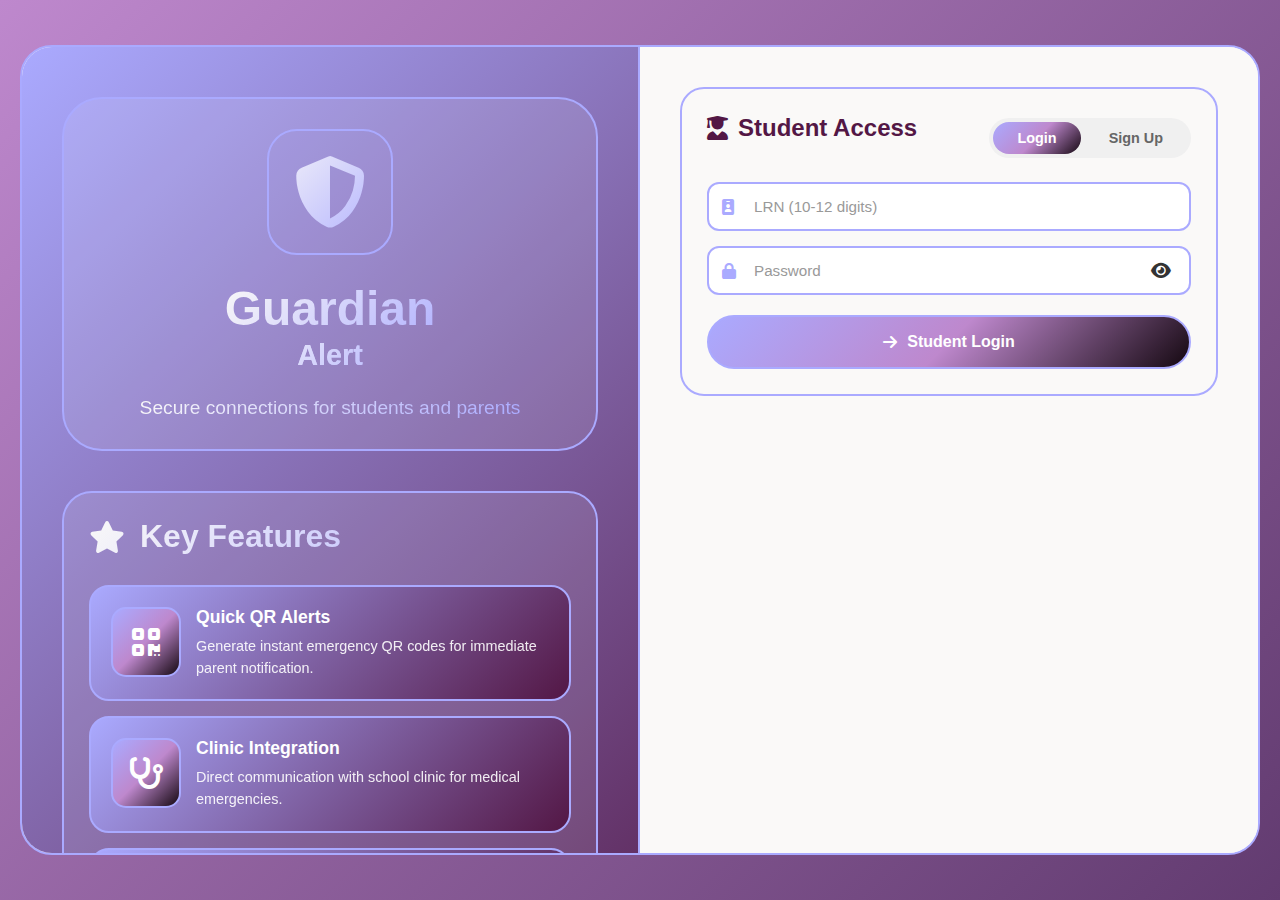
<file: index.html>
<!DOCTYPE html>
<html lang="en">
<head>
  <meta charset="UTF-8" />
  <title>GuardianAlert - Login / Sign Up</title>
  <meta name="viewport" content="width=device-width, initial-scale=1.0" />
  <link rel="stylesheet" href="css/login.css">
  <link rel="stylesheet" href="https://cdnjs.cloudflare.com/ajax/libs/font-awesome/6.4.0/css/all.min.css">
  <style>
    .password-toggle {
      position: absolute;
      right: 15px;
      top: 50%;
      transform: translateY(-50%);
      cursor: pointer;
      color: #333333 !important;
      z-index: 10;
      font-size: 1.1rem;
      background: transparent;
      padding: 5px;
    }
    .input-group {
      position: relative;
    }
    .input-group input[type="password"],
    .input-group input[type="text"] {
      padding-right: 45px !important;
      width: 100%;
    }
    .dark-mode .password-toggle {
      color: #ffffff !important;
    }
    .input-group i:first-child {
      position: absolute;
      left: 15px;
      top: 50%;
      transform: translateY(-50%);
      color: var(--lavender);
      z-index: 2;
    }
  </style>
</head>
<body>
  <div class="login-container">
    <div class="left-section">
      <div class="logo-container">
        <i class="fas fa-shield-alt logo-icon"></i>
        <h1 class="logo-text">Guardian<span>Alert</span></h1>
        <p class="tagline">Secure connections for students and parents</p>
      </div>
      
      <div class="features-section">
        <h2><i class="fas fa-star"></i> Key Features</h2>
        <div class="features-grid">
          <div class="feature-item">
            <div class="feature-icon"><i class="fas fa-qrcode"></i></div>
            <div class="feature-content">
              <h3>Quick QR Alerts</h3>
              <p>Generate instant emergency QR codes for immediate parent notification.</p>
            </div>
          </div>
          <div class="feature-item">
            <div class="feature-icon"><i class="fas fa-stethoscope"></i></div>
            <div class="feature-content">
              <h3>Clinic Integration</h3>
              <p>Direct communication with school clinic for medical emergencies.</p>
            </div>
          </div>
          <div class="feature-item">
            <div class="feature-icon"><i class="fas fa-bell"></i></div>
            <div class="feature-content">
              <h3>Real-time Alerts</h3>
              <p>Send instant alerts via SMS, call, or email.</p>
            </div>
          </div>
          <div class="feature-item">
            <div class="feature-icon"><i class="fas fa-history"></i></div>
            <div class="feature-content">
              <h3>Activity Tracking</h3>
              <p>Monitor all sent alerts with detailed history logs.</p>
            </div>
          </div>
        </div>
      </div>
    </div>

    <div class="right-section">
      <div class="auth-section">
        <div class="access-header">
          <h3><i class="fas fa-user-graduate"></i> Student Access</h3>
          <div class="access-toggles">
            <button type="button" class="access-toggle-btn active" id="student-login-toggle" onclick="showStudentLogin()">Login</button>
            <button type="button" class="access-toggle-btn" id="student-signup-toggle" onclick="showStudentSignup()">Sign Up</button>
          </div>
        </div>
        
        <form id="student-login-form" class="auth-form active-form" onsubmit="return false;">
          <div class="input-group">
            <i class="fas fa-id-badge"></i>
            <input type="text" id="student-lrn" placeholder="LRN (10-12 digits)" maxlength="12" oninput="this.value = this.value.replace(/[^0-9]/g, '')" required>
          </div>
          <div class="input-group">
            <i class="fas fa-lock"></i>
            <input type="password" id="student-password" placeholder="Password" required>
            <i class="fas fa-eye password-toggle" id="toggleLoginPassword" onclick="togglePassword('student-password', 'toggleLoginPassword')"></i>
          </div>
          <button type="submit" class="btn-primary" onclick="loginUser(event)">
            <i class="fas fa-arrow-right"></i> Student Login
          </button>
          <p id="login-error" class="error-msg"></p>
        </form>

        <form id="student-signup-form" class="auth-form" style="display: none;" onsubmit="return false;">
          <div class="name-group">
            <div class="input-group">
              <i class="fas fa-user"></i>
              <input type="text" id="new-firstname" placeholder="First Name" required>
            </div>
            <div class="input-group">
              <i class="fas fa-user"></i>
              <input type="text" id="new-middlename" placeholder="Middle Name">
            </div>
            <div class="input-group">
              <i class="fas fa-user"></i>
              <input type="text" id="new-lastname" placeholder="Last Name" required>
            </div>
          </div>
          
          <div class="input-group">
            <i class="fas fa-id-badge"></i>
            <input type="text" id="new-lrn" placeholder="LRN (10-12 digits)" maxlength="12" oninput="this.value = this.value.replace(/[^0-9]/g, '')" required>
          </div>
          
          <div class="input-group">
            <i class="fas fa-graduation-cap"></i>
            <select id="school-year" required>
              <option value="" disabled selected>Select Grade Level</option>
              <option value="Grade 7">Grade 7</option>
              <option value="Grade 8">Grade 8</option>
              <option value="Grade 9">Grade 9</option>
              <option value="Grade 10">Grade 10</option>
              <option value="Senior High">Senior High</option>
            </select>
          </div>
          
          <div class="input-group" id="strand-group" style="display: none;">
            <i class="fas fa-code-branch"></i>
            <select id="strand">
              <option value="" disabled selected>Select Strand</option>
              <option value="TVL HE">TVL HE</option>
              <option value="TVL Care Giving">TVL Care Giving</option>
              <option value="TVL ICT">TVL ICT</option>
              <option value="STEM">STEM</option>
              <option value="HUMSS">HUMSS</option>
              <option value="ABM">ABM</option>
            </select>
          </div>
          
          <div class="input-group">
            <i class="fas fa-chalkboard-teacher"></i>
            <input type="text" id="new-adviser" placeholder="Adviser's Full Name" required>
          </div>
          
          <div class="info-box">
            <h4><i class="fas fa-users"></i> Guardian Information</h4>
            <div class="input-group">
              <i class="fas fa-user-tie"></i>
              <input type="text" id="new-guardian-name" placeholder="Guardian's Full Name" required>
            </div>
            <div class="phone-group">
              <div class="country-code">
                <i class="fas fa-flag"></i>
                <select id="parent-country-code">
                  <option value="+63">+63 (Philippines)</option>
                </select>
              </div>
              <div class="phone-input">
                <i class="fas fa-mobile-alt"></i>
                <input type="tel" id="new-parentphone" placeholder="Phone Number" oninput="this.value = this.value.replace(/[^0-9]/g, '')" maxlength="10" required>
              </div>
            </div>
            <div class="input-group">
              <i class="fas fa-envelope"></i>
              <input type="email" id="new-parentemail" placeholder="Guardian's Email" required>
            </div>
          </div>
          
          <div class="input-group">
            <i class="fas fa-lock"></i>
            <input type="password" id="new-password" placeholder="Create Password (min. 6 characters)" minlength="6" required>
            <i class="fas fa-eye password-toggle" id="toggleSignupPassword" onclick="togglePassword('new-password', 'toggleSignupPassword')"></i>
          </div>
          
          <button type="submit" class="btn-primary" onclick="signupUser(event)">
            <i class="fas fa-user-plus"></i> Create Account
          </button>
          <p id="signup-msg" class="info-msg"></p>
          <p class="info-note">Demo account: LRN: 1234567890 / Password: password</p>
        </form>
      </div>
    </div>
  </div>

  <script src="js/auth.js"></script>
</body>
</html>
</file>
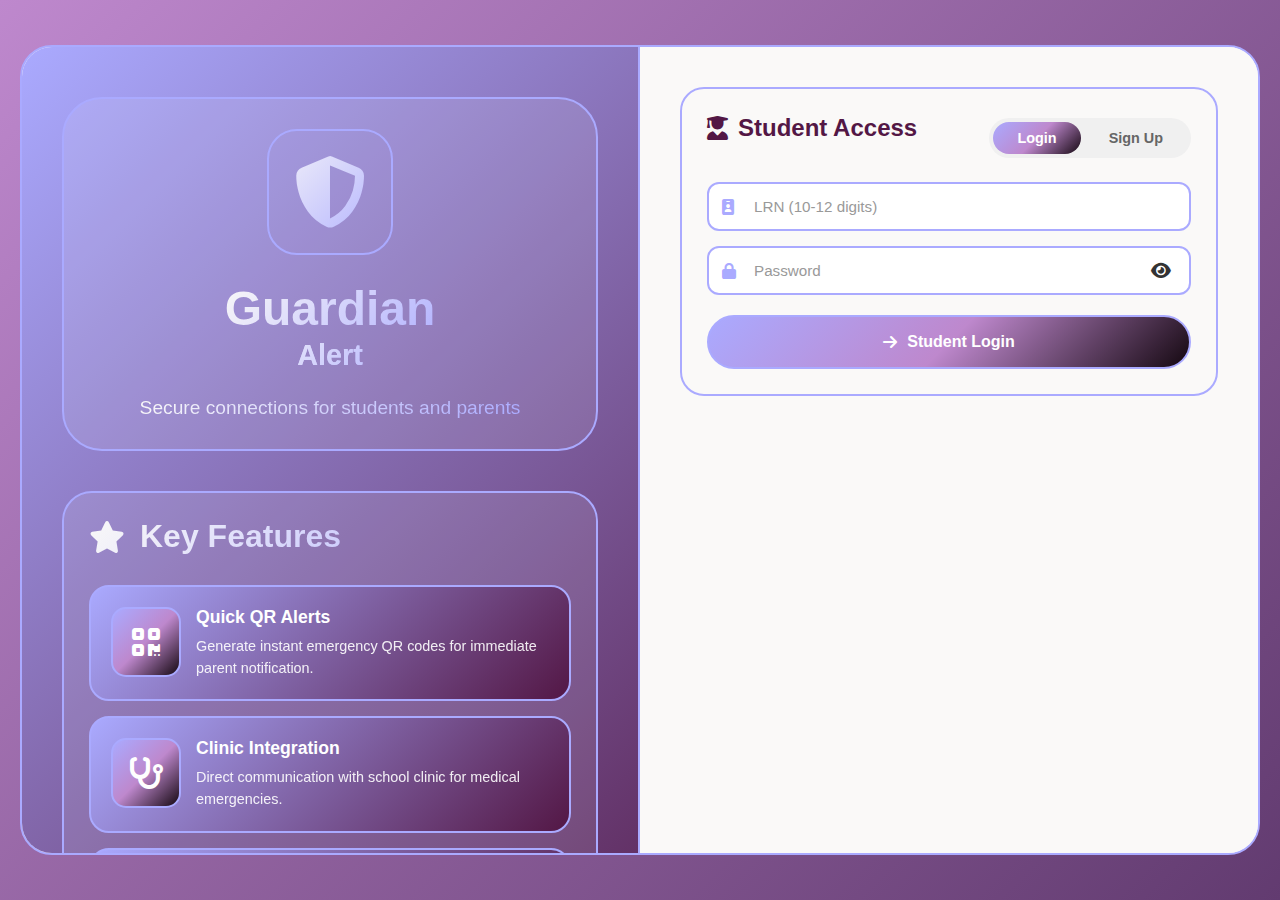
<file: clinic-dashboard.html>
<!DOCTYPE html>
<html lang="en">
<head>
  <meta charset="UTF-8" />
  <title>GuardianAlert - Clinic Dashboard</title>
  <meta name="viewport" content="width=device-width, initial-scale=1.0" />
  <link rel="stylesheet" href="css/dashboard.css">
  <link rel="stylesheet" href="css/clinic-dashboard.css">
  <link rel="stylesheet" href="https://cdnjs.cloudflare.com/ajax/libs/font-awesome/6.4.0/css/all.min.css">
</head>
<body>
  <header class="dashboard-header">
    <div class="header-left">
      <button class="menu-toggle" id="menu-toggle">
        <i class="fas fa-bars"></i>
      </button>
      <div class="logo">
        <i class="fas fa-shield-alt"></i>
        <span>GuardianAlert</span>
      </div>
    </div>

    <div class="header-right">
      <div class="date-time">
        <i class="far fa-clock"></i>
        <span id="current-time">--:-- --</span>
        <span id="current-date">--/--/----</span>
      </div>
      <div class="theme-toggle">
        <label class="switch">
          <input type="checkbox" id="dark-mode-toggle">
          <span class="slider round">
            <i class="fas fa-sun"></i>
            <i class="fas fa-moon"></i>
          </span>
        </label>
      </div>
      <button class="logout-btn" onclick="clinicLogout()">
        <i class="fas fa-sign-out-alt"></i>
      </button>
    </div>
  </header>

  <nav class="sidebar" id="sidebar">
    <div class="logo-section">
      <i class="fas fa-user-md logo-icon"></i>
      <div class="logo-text">Clinic Portal</div>
      <p class="tagline" id="clinic-staff-name">Clinic Staff</p>
    </div>
    <div class="sidebar-menu">
      <div class="menu-section">
        <h4><i class="fas fa-clipboard-list"></i> Navigation</h4>
        <button class="menu-btn" onclick="window.location.href='dashboard.html'">
          <i class="fas fa-arrow-left"></i> Back to Student Dashboard
        </button>
      </div>
    </div>
  </nav>

  <main class="main-content">
    <div class="clinic-grid">
      <div class="dashboard-card stats-card">
        <div class="card-header">
          <i class="fas fa-chart-line"></i>
          <h3>Today's Overview</h3>
        </div>
        <div class="card-body">
          <div class="stats-grid">
            <div class="stat-item">
              <div class="stat-icon"><i class="fas fa-user-injured"></i></div>
              <div class="stat-content">
                <span class="stat-label">Patients Today</span>
                <span class="stat-value" id="patients-today">0</span>
              </div>
            </div>
            <div class="stat-item">
              <div class="stat-icon"><i class="fas fa-bell"></i></div>
              <div class="stat-content">
                <span class="stat-label">Total Alerts</span>
                <span class="stat-value" id="alert-history-count">0</span>
              </div>
            </div>
            <div class="stat-item">
              <div class="stat-icon"><i class="fas fa-first-aid"></i></div>
              <div class="stat-content">
                <span class="stat-label">Emergencies</span>
                <span class="stat-value" id="emergencies-today">0</span>
              </div>
            </div>
          </div>
        </div>
      </div>

      <div class="dashboard-card recent-patients-card">
        <div class="card-header">
          <i class="fas fa-user-injured"></i>
          <h3>Recent Alerts</h3>
        </div>
        <div class="card-body">
          <div id="recent-patients-list"></div>
        </div>
      </div>

      <div class="dashboard-card alert-card">
        <div class="card-header">
          <i class="fas fa-paper-plane"></i>
          <h3>Send Alert to Guardian</h3>
        </div>
        <div class="card-body">
          <div class="input-group">
            <i class="fas fa-user-graduate"></i>
            <select id="alert-student-select">
              <option value="">Select Student</option>
            </select>
          </div>
          <div class="input-group">
            <i class="fas fa-exclamation-triangle"></i>
            <select id="alert-type-select">
              <option value="">Select Alert Type</option>
              <option value="injury">Injury</option>
              <option value="illness">Illness</option>
              <option value="emergency">Emergency</option>
            </select>
          </div>
          <div class="input-group">
            <i class="fas fa-comment-medical"></i>
            <textarea id="clinic-message" placeholder="Enter message..." rows="3"></textarea>
          </div>
          <div class="message-controls">
            <span class="char-count" id="clinic-char-count">0</span>
            <div class="action-buttons">
              <button class="btn-secondary comm-toggle" onclick="setCommunicationMethod('sms')">
                <i class="fas fa-sms"></i> SMS
              </button>
            </div>
          </div>
          <button class="btn-primary" onclick="sendClinicAlert()">
            <i class="fas fa-paper-plane"></i> Send Alert
          </button>
        </div>
      </div>
    </div>
  </main>

  <script src="js/clinic-dashboard.js"></script>
</body>
</html>
</file>
<file: css/login.css>
:root {
  --off-white: #FAF9F8;
  --lavender: #AAAAFF;
  --deep-purple: #531745;
  --mauve: #623B70;
  --soft-lavender: #BE88CD;
  --dark-purple: #150811;
  
  --font-dark: #333333;
  --font-credit: #AAAAFF;
  --font-purple: #531745;
  --font-soft: #666666;
  --font-light: #999999;
  
  --gradient-01: linear-gradient(135deg, #FAF9F8 0%, #AAAAFF 100%);
  --gradient-02: linear-gradient(135deg, #AAAAFF 0%, #531745 100%);
  --gradient-03: linear-gradient(135deg, #623B70 0%, #150811 100%);
  --gradient-04: linear-gradient(135deg, #BE88CD 0%, #623B70 100%);
  --gradient-05: linear-gradient(135deg, #AAAAFF 0%, #BE88CD 50%, #150811 100%);
}

.dark-mode {
  --bg-primary: var(--dark-purple);
  --bg-secondary: #2A1A34;
  --bg-tertiary: #3A2A44;
  --lavender: #BBBBFF;
  --soft-lavender: #CC99DD;
  --text-primary: #FFFFFF;
  --text-secondary: var(--soft-lavender);
  --border-color: var(--lavender);
  --hover-overlay: rgba(255, 255, 255, 0.1);
}

* {
  margin: 0;
  padding: 0;
  box-sizing: border-box;
}

body {
  font-family: 'Segoe UI', sans-serif;
  background: var(--gradient-04);
  min-height: 100vh;
  display: flex;
  justify-content: center;
  align-items: center;
  padding: 20px;
}

.dark-mode body {
  background: var(--bg-primary);
}

.login-container {
  display: grid;
  grid-template-columns: 1fr 1fr;
  max-width: 1400px;
  width: 100%;
  background: var(--off-white);
  border-radius: 32px;
  overflow: hidden;
  min-height: 800px;
  max-height: 90vh;
  border: 2px solid var(--lavender);
}

.dark-mode .login-container {
  background: var(--bg-secondary);
  border-color: var(--border-color);
}

.left-section {
  background: var(--gradient-02);
  color: white;
  padding: 50px 40px;
  display: flex;
  flex-direction: column;
  overflow-y: auto;
  border-right: 2px solid var(--lavender);
}

.dark-mode .left-section {
  background: var(--bg-tertiary);
  border-right-color: var(--border-color);
}

.right-section {
  background: var(--off-white);
  padding: 40px;
  overflow-y: auto;
}

.dark-mode .right-section {
  background: var(--bg-primary);
}

.logo-container {
  display: flex;
  flex-direction: column;
  align-items: center;
  text-align: center;
  margin-bottom: 40px;
  border: 2px solid var(--lavender);
  border-radius: 40px;
  padding: 30px;
  background: rgba(255, 255, 255, 0.1);
}

.dark-mode .logo-container {
  border-color: var(--border-color);
}

.logo-icon {
  font-size: 4.5rem;
  padding: 25px;
  border-radius: 30px;
  margin-bottom: 25px;
  background: var(--gradient-01);
  -webkit-background-clip: text;
  -webkit-text-fill-color: transparent;
  border: 2px solid var(--lavender);
}

.dark-mode .logo-icon {
  border-color: var(--border-color);
  background: var(--gradient-01);
  -webkit-background-clip: text;
  -webkit-text-fill-color: transparent;
}

.logo-text {
  font-size: 3rem;
  font-weight: 800;
  line-height: 1.2;
  background: var(--gradient-01);
  -webkit-background-clip: text;
  -webkit-text-fill-color: transparent;
}

.dark-mode .logo-text {
  background: var(--gradient-01);
  -webkit-background-clip: text;
  -webkit-text-fill-color: transparent;
}

.logo-text span {
  background: var(--gradient-01);
  -webkit-background-clip: text;
  -webkit-text-fill-color: transparent;
  display: block;
  font-size: 1.8rem;
}

.tagline {
  font-size: 1.2rem;
  margin-top: 25px;
  background: var(--gradient-01);
  -webkit-background-clip: text;
  -webkit-text-fill-color: transparent;
  font-weight: 500;
}

.dark-mode .tagline {
  background: var(--gradient-01);
  -webkit-background-clip: text;
  -webkit-text-fill-color: transparent;
}

.features-section {
  border: 2px solid var(--lavender);
  border-radius: 30px;
  padding: 25px;
  background: rgba(255, 255, 255, 0.1);
}

.dark-mode .features-section {
  border-color: var(--border-color);
}

.features-section h2 {
  background: var(--gradient-01);
  -webkit-background-clip: text;
  -webkit-text-fill-color: transparent;
  margin-bottom: 30px;
  font-size: 2rem;
  display: flex;
  align-items: center;
  gap: 15px;
}

.features-grid {
  display: grid;
  grid-template-columns: 1fr;
  gap: 15px;
}

.feature-item {
  background: var(--gradient-02);
  padding: 20px;
  border-radius: 20px;
  display: flex;
  align-items: flex-start;
  gap: 15px;
  border: 2px solid var(--lavender);
}

.dark-mode .feature-item {
  background: var(--bg-tertiary);
  border-color: var(--border-color);
}

.feature-icon {
  font-size: 2rem;
  color: white;
  background: var(--gradient-05);
  padding: 15px;
  border-radius: 15px;
  min-width: 70px;
  height: 70px;
  display: flex;
  align-items: center;
  justify-content: center;
  border: 2px solid var(--lavender);
}

.dark-mode .feature-icon {
  border-color: var(--border-color);
}

.feature-content h3 {
  color: white;
  margin-bottom: 8px;
  font-size: 1.1rem;
  font-weight: 700;
}

.feature-content p {
  color: white;
  font-size: 0.9rem;
  line-height: 1.5;
  opacity: 0.9;
}

.auth-section {
  margin-bottom: 30px;
  background: var(--off-white);
  padding: 25px;
  border-radius: 24px;
  border: 2px solid var(--lavender);
}

.dark-mode .auth-section {
  background: var(--bg-secondary);
  border-color: var(--border-color);
}

.auth-section h3 {
  color: var(--font-purple);
  margin-bottom: 20px;
  font-size: 1.5rem;
  display: flex;
  align-items: center;
  gap: 10px;
}

.dark-mode .auth-section h3 {
  color: var(--text-primary);
}

.access-header {
  display: flex;
  justify-content: space-between;
  align-items: center;
  margin-bottom: 20px;
}

.access-toggles {
  display: flex;
  gap: 4px;
  background: #f0f0f0;
  padding: 4px;
  border-radius: 40px;
}

.dark-mode .access-toggles {
  background: var(--bg-tertiary);
}

.access-toggle-btn {
  padding: 8px 24px;
  border: none;
  border-radius: 30px;
  font-weight: 600;
  font-size: 0.9rem;
  cursor: pointer;
  background: transparent;
  color: var(--font-soft);
}

.dark-mode .access-toggle-btn {
  color: var(--text-secondary);
}

.access-toggle-btn.active {
  background: var(--gradient-05);
  color: white;
}

.auth-form {
  display: none;
}

.auth-form.active-form {
  display: block;
}

#student-signup-form {
  max-height: 500px;
  overflow-y: auto;
  padding-right: 10px;
}

#student-signup-form::-webkit-scrollbar {
  width: 6px;
}

#student-signup-form::-webkit-scrollbar-track {
  background: var(--off-white);
  border-radius: 10px;
}

.dark-mode #student-signup-form::-webkit-scrollbar-track {
  background: var(--bg-tertiary);
}

#student-signup-form::-webkit-scrollbar-thumb {
  background: var(--gradient-03);
  border-radius: 10px;
}

.dark-mode #student-signup-form::-webkit-scrollbar-thumb {
  background: var(--lavender);
}

.input-group {
  position: relative;
  margin-bottom: 15px;
}

.input-group > i:first-child {
  position: absolute;
  left: 15px;
  top: 50%;
  transform: translateY(-50%);
  color: var(--lavender);
  z-index: 2;
  font-size: 1rem;
}

/* Password toggle icon styles */
.password-toggle-icon {
  position: absolute;
  right: 15px;
  top: 50%;
  transform: translateY(-50%);
  cursor: pointer;
  color: #333333 !important;
  z-index: 10;
  font-size: 1.1rem;
  background: transparent;
  padding: 8px;
  transition: color 0.3s ease;
}

.password-toggle-icon:hover {
  color: var(--lavender) !important;
}

.dark-mode .password-toggle-icon {
  color: #ffffff !important;
}

.dark-mode .password-toggle-icon:hover {
  color: var(--soft-lavender) !important;
}

/* Input field styles with proper padding */
.input-group input[type="password"],
.input-group input[type="text"],
.input-group input[type="email"],
.input-group input[type="tel"],
.input-group select {
  width: 100%;
  padding: 14px 45px 14px 45px;
  border: 2px solid var(--lavender);
  border-radius: 12px;
  font-size: 0.95rem;
  background: white;
  color: var(--font-dark);
  transition: all 0.3s ease;
}

.input-group input:focus,
.input-group select:focus {
  outline: none;
  border-color: var(--deep-purple);
  box-shadow: 0 0 0 3px rgba(170, 170, 255, 0.2);
}

.dark-mode .input-group input,
.dark-mode .input-group select {
  background: var(--bg-tertiary);
  border-color: var(--border-color);
  color: var(--text-primary);
}

.dark-mode .input-group input:focus,
.dark-mode .input-group select:focus {
  border-color: var(--soft-lavender);
  box-shadow: 0 0 0 3px rgba(190, 136, 205, 0.2);
}

.input-group input::placeholder,
.input-group select::placeholder {
  color: var(--font-light);
}

.name-group {
  display: grid;
  grid-template-columns: 1fr 1fr 1fr;
  gap: 10px;
  margin-bottom: 15px;
}

.phone-group {
  display: flex;
  gap: 10px;
  margin-bottom: 15px;
}

.country-code {
  position: relative;
  flex: 1;
}

.country-code > i {
  position: absolute;
  left: 15px;
  top: 50%;
  transform: translateY(-50%);
  color: var(--lavender);
  z-index: 2;
  font-size: 1rem;
}

.dark-mode .country-code > i {
  color: var(--soft-lavender);
}

.country-code select {
  width: 100%;
  padding: 14px 30px 14px 45px;
  border: 2px solid var(--lavender);
  border-radius: 12px;
  font-size: 0.95rem;
  background: white;
  color: var(--font-dark);
  appearance: none;
  background-image: url("data:image/svg+xml;utf8,<svg xmlns='http://www.w3.org/2000/svg' width='16' height='16' viewBox='0 0 24 24' fill='none' stroke='%23AAAAFF' stroke-width='2' stroke-linecap='round' stroke-linejoin='round'><polyline points='6 9 12 15 18 9'/></svg>");
  background-repeat: no-repeat;
  background-position: right 15px center;
  background-size: 16px;
}

.dark-mode .country-code select {
  background: var(--bg-tertiary);
  border-color: var(--border-color);
  color: var(--text-primary);
  background-image: url("data:image/svg+xml;utf8,<svg xmlns='http://www.w3.org/2000/svg' width='16' height='16' viewBox='0 0 24 24' fill='none' stroke='%23BBBBFF' stroke-width='2' stroke-linecap='round' stroke-linejoin='round'><polyline points='6 9 12 15 18 9'/></svg>");
}

.phone-input {
  position: relative;
  flex: 2;
}

.phone-input > i {
  position: absolute;
  left: 15px;
  top: 50%;
  transform: translateY(-50%);
  color: var(--lavender);
  z-index: 2;
  font-size: 1rem;
}

.dark-mode .phone-input > i {
  color: var(--soft-lavender);
}

.phone-input input {
  width: 100%;
  padding: 14px 15px 14px 45px;
  border: 2px solid var(--lavender);
  border-radius: 12px;
  font-size: 0.95rem;
  background: white;
  color: var(--font-dark);
}

.phone-input input::placeholder {
  color: var(--font-light);
}

.dark-mode .phone-input input {
  background: var(--bg-tertiary);
  border-color: var(--border-color);
  color: var(--text-primary);
}

.info-box {
  background: var(--off-white);
  border: 2px dashed var(--lavender);
  border-radius: 16px;
  padding: 20px;
  margin: 20px 0;
}

.dark-mode .info-box {
  background: var(--bg-tertiary);
  border-color: var(--border-color);
}

.info-box h4 {
  color: var(--font-purple);
  margin-bottom: 15px;
  font-size: 1.1rem;
  display: flex;
  align-items: center;
  gap: 8px;
}

.dark-mode .info-box h4 {
  color: var(--text-primary);
}

.info-box h4 i {
  color: var(--lavender);
}

.dark-mode .info-box h4 i {
  color: var(--soft-lavender);
}

.info-note {
  font-size: 0.75rem;
  color: var(--font-light);
  margin-top: 8px;
  text-align: center;
  font-style: italic;
}

.dark-mode .info-note {
  color: var(--text-secondary);
}

.btn-primary {
  width: 100%;
  padding: 16px;
  background: var(--gradient-05);
  color: white;
  border: 2px solid var(--lavender);
  border-radius: 50px;
  font-size: 1rem;
  font-weight: 600;
  cursor: pointer;
  display: flex;
  align-items: center;
  justify-content: center;
  gap: 10px;
  margin-top: 20px;
  transition: all 0.3s ease;
}

.btn-primary:hover {
  transform: translateY(-2px);
  box-shadow: 0 5px 15px rgba(170, 170, 255, 0.3);
}

.dark-mode .btn-primary {
  border-color: var(--border-color);
}

.dark-mode .btn-primary:hover {
  box-shadow: 0 5px 15px rgba(190, 136, 205, 0.3);
}

.error-msg,
.info-msg {
  font-size: 0.9rem;
  margin-top: 15px;
  text-align: center;
  padding: 10px;
  border-radius: 10px;
  display: none;
  border: 2px solid var(--lavender);
}

.dark-mode .error-msg,
.dark-mode .info-msg {
  border-color: var(--border-color);
}

.error-msg {
  color: #dc2626;
  background: rgba(220, 38, 38, 0.1);
}

.info-msg {
  color: var(--font-purple);
  background: var(--off-white);
}

.dark-mode .info-msg {
  color: var(--text-primary);
  background: var(--bg-tertiary);
}

@media (max-width: 992px) {
  .login-container {
    grid-template-columns: 1fr;
    max-height: none;
  }
}

@media (max-width: 768px) {
  .name-group {
    grid-template-columns: 1fr;
  }
  
  .phone-group {
    flex-direction: column;
  }
  
  .logo-text {
    font-size: 2.5rem;
  }
  
  .logo-text span {
    font-size: 1.5rem;
  }
  
  .input-group input[type="password"],
  .input-group input[type="text"],
  .input-group input[type="email"],
  .input-group input[type="tel"],
  .input-group select {
    padding: 12px 40px 12px 40px;
  }
}
</file>
<file: css/dashboard.css>
:root {
  --off-white: #FAF9F8;
  --lavender: #AAAAFF;
  --deep-purple: #531745;
  --mauve: #623B70;
  --soft-lavender: #BE88CD;
  --dark-purple: #150811;
  
  --font-dark: #333333;
  --font-credit: #AAAAFF;
  --font-purple: #531745;
  --font-soft: #666666;
  --font-light: #999999;
  
  --gradient-02: linear-gradient(135deg, #AAAAFF 0%, #531745 100%);
  --gradient-03: linear-gradient(135deg, #623B70 0%, #150811 100%);
  --gradient-04: linear-gradient(135deg, #BE88CD 0%, #623B70 100%);
  --gradient-05: linear-gradient(135deg, #AAAAFF 0%, #BE88CD 50%, #150811 100%);
  
  --primary: var(--lavender);
  --primary-dark: var(--deep-purple);
  --secondary: var(--soft-lavender);
  --light: var(--off-white);
  --dark: var(--font-dark);
  --gray: var(--font-soft);
  --shadow: 0 4px 12px -5px rgba(0, 0, 0, 0.15);
  --transition: all 0.3s ease;
}

.dark-mode {
  --bg-primary: var(--dark-purple);
  --bg-secondary: #2A1A34;
  --bg-tertiary: #3A2A44;
  --lavender: #BBBBFF;
  --soft-lavender: #CC99DD;
  --text-primary: #FFFFFF;
  --text-secondary: var(--soft-lavender);
  --border-color: var(--lavender);
  --hover-overlay: rgba(255, 255, 255, 0.1);
  
  --light: var(--bg-secondary);
  --dark: var(--text-primary);
  --gray: var(--text-secondary);
}

* {
  margin: 0;
  padding: 0;
  box-sizing: border-box;
}

body {
  font-family: 'Segoe UI', sans-serif;
  background: var(--gradient-04);
  color: var(--dark);
  transition: var(--transition);
  min-height: 100vh;
}

.dark-mode body {
  background: var(--bg-primary);
  color: var(--text-secondary);
}

.dashboard-header {
  background: var(--off-white);
  box-shadow: var(--shadow);
  padding: 0 16px;
  height: 60px;
  display: flex;
  align-items: center;
  justify-content: space-between;
  position: fixed;
  top: 0;
  left: 0;
  right: 0;
  z-index: 1000;
  border-bottom: 2px solid var(--lavender);
}

.dark-mode .dashboard-header {
  background: var(--bg-secondary);
  border-bottom-color: var(--border-color);
}

.header-left {
  display: flex;
  align-items: center;
  gap: 12px;
}

.menu-toggle {
  background: var(--gradient-05);
  border: 2px solid var(--lavender);
  font-size: 1.2rem;
  color: white;
  cursor: pointer;
  padding: 8px;
  border-radius: 10px;
  width: 40px;
  height: 40px;
  display: flex;
  align-items: center;
  justify-content: center;
  transition: var(--transition);
}

.dark-mode .menu-toggle {
  background: var(--bg-tertiary);
  border-color: var(--border-color);
  color: var(--text-primary);
}

.logo {
  display: flex;
  align-items: center;
  gap: 8px;
  font-size: 1.2rem;
  font-weight: 700;
  background: var(--gradient-02);
  -webkit-background-clip: text;
  -webkit-text-fill-color: transparent;
}

.dark-mode .logo {
  background: var(--gradient-02);
  -webkit-background-clip: text;
  -webkit-text-fill-color: transparent;
}

.logo i {
  font-size: 1.4rem;
  color: var(--lavender);
  -webkit-text-fill-color: initial;
}

.header-right {
  display: flex;
  align-items: center;
  gap: 12px;
}

.date-time {
  display: none;
}

@media (min-width: 768px) {
  .date-time {
    display: flex;
    align-items: center;
    gap: 6px;
    color: var(--gray);
    font-size: 0.85rem;
    background: var(--off-white);
    padding: 6px 12px;
    border-radius: 30px;
    border: 1px solid var(--lavender);
  }
  
  .dark-mode .date-time {
    background: var(--bg-tertiary);
    border-color: var(--border-color);
    color: var(--text-secondary);
  }
  
  .logo span {
    display: inline;
  }
  
  .logo {
    font-size: 1.5rem;
  }
}

.theme-toggle .switch {
  position: relative;
  display: inline-block;
  width: 50px;
  height: 26px;
}

.theme-toggle .switch input {
  opacity: 0;
  width: 0;
  height: 0;
}

.theme-toggle .slider {
  position: absolute;
  cursor: pointer;
  top: 0;
  left: 0;
  right: 0;
  bottom: 0;
  background: var(--gradient-05);
  border-radius: 34px;
  border: 2px solid var(--lavender);
}

.dark-mode .theme-toggle .slider {
  background: var(--bg-tertiary);
  border-color: var(--border-color);
}

.theme-toggle .slider:before {
  position: absolute;
  content: "";
  height: 18px;
  width: 18px;
  left: 4px;
  bottom: 3px;
  background: white;
  transition: var(--transition);
  border-radius: 50%;
}

.dark-mode .theme-toggle .slider:before {
  background: var(--text-primary);
}

.theme-toggle input:checked + .slider:before {
  transform: translateX(24px);
}

.theme-toggle .slider i {
  position: absolute;
  top: 50%;
  transform: translateY(-50%);
  color: white;
  font-size: 0.7rem;
}

.theme-toggle .slider .fa-sun {
  left: 6px;
}

.theme-toggle .slider .fa-moon {
  right: 6px;
}

.logout-btn {
  background: var(--gradient-05);
  color: white;
  border: 2px solid var(--lavender);
  padding: 8px 16px;
  border-radius: 30px;
  cursor: pointer;
  font-weight: 600;
  font-size: 0.9rem;
  transition: var(--transition);
}

.dark-mode .logout-btn {
  background: var(--bg-tertiary);
  border-color: var(--border-color);
  color: var(--text-primary);
}

.sidebar {
  position: fixed;
  left: 0;
  top: 60px;
  width: 260px;
  height: calc(100vh - 60px);
  background: var(--off-white);
  box-shadow: 2px 0 10px rgba(0,0,0,0.1);
  padding: 20px 16px;
  transform: translateX(-100%);
  transition: transform 0.3s ease;
  z-index: 999;
  overflow-y: auto;
  border-right: 2px solid var(--lavender);
}

.dark-mode .sidebar {
  background: var(--bg-secondary);
  border-right-color: var(--border-color);
}

.sidebar.active {
  transform: translateX(0);
}

.user-profile {
  text-align: center;
  padding: 16px 0;
  border-bottom: 2px solid var(--lavender);
  margin-bottom: 20px;
  background: var(--off-white);
  border-radius: 16px;
}

.dark-mode .user-profile {
  border-bottom-color: var(--border-color);
  background: var(--bg-tertiary);
}

.user-profile h3 {
  font-size: 1.1rem;
  margin-bottom: 6px;
  color: var(--font-purple);
}

.dark-mode .user-profile h3 {
  color: var(--text-primary);
}

.user-profile p {
  font-size: 0.8rem;
  background: var(--gradient-05);
  color: white;
  padding: 4px 12px;
  border-radius: 30px;
  display: inline-block;
  border: 1px solid var(--lavender);
}

.dark-mode .user-profile p {
  background: var(--bg-tertiary);
  color: var(--text-secondary);
  border-color: var(--border-color);
}

.menu-section {
  margin-bottom: 24px;
}

.menu-section h4 {
  background: var(--gradient-02);
  -webkit-background-clip: text;
  -webkit-text-fill-color: transparent;
  margin-bottom: 12px;
  font-size: 0.9rem;
  display: flex;
  align-items: center;
  gap: 8px;
  text-transform: uppercase;
}

.dark-mode .menu-section h4 {
  color: var(--text-secondary);
  background: none;
  -webkit-text-fill-color: initial;
}

.menu-section h4 i {
  color: var(--lavender);
  font-size: 1rem;
  -webkit-text-fill-color: initial;
}

.dark-mode .menu-section h4 i {
  color: var(--soft-lavender);
}

.menu-btn {
  width: 100%;
  text-align: left;
  padding: 10px 12px;
  margin-bottom: 6px;
  background: none;
  border: 1px solid var(--lavender);
  border-radius: 10px;
  color: var(--dark);
  cursor: pointer;
  transition: var(--transition);
  display: flex;
  align-items: center;
  gap: 10px;
  font-size: 0.9rem;
}

.dark-mode .menu-btn {
  border-color: var(--border-color);
  color: var(--text-secondary);
}

.menu-btn:hover {
  background: var(--off-white);
  transform: translateX(5px);
}

.dark-mode .menu-btn:hover {
  background: var(--hover-overlay);
}

.menu-btn i {
  color: var(--lavender);
  font-size: 1rem;
  width: 20px;
}

.menu-btn:hover i {
  color: var(--deep-purple);
}

.main-content {
  margin-left: 0;
  margin-top: 60px;
  padding: 16px;
  min-height: calc(100vh - 60px);
}

.dashboard-grid {
  display: flex;
  flex-direction: column;
  gap: 16px;
}

@media (min-width: 768px) {
  .dashboard-grid {
    display: grid;
    grid-template-columns: repeat(2, 1fr);
    gap: 18px;
  }
}

@media (min-width: 1024px) {
  .dashboard-grid {
    grid-template-columns: repeat(3, 1fr);
    gap: 20px;
  }
  
  .intro-card {
    grid-column: span 3;
  }
  
  .qr-card {
    grid-column: span 1;
  }
  
  .profile-card {
    grid-column: span 1;
  }
  
  .contact-card {
    grid-column: span 1;
  }
  
  .clinic-card {
    grid-column: span 1;
  }
  
  .activity-card {
    grid-column: span 2;
  }
}

.dashboard-card {
  background: var(--off-white);
  border-radius: 20px;
  box-shadow: var(--shadow);
  overflow: hidden;
  transition: var(--transition);
  display: flex;
  flex-direction: column;
  border: 2px solid var(--lavender);
}

.dark-mode .dashboard-card {
  background: var(--bg-secondary);
  border-color: var(--border-color);
}

.card-header {
  background: var(--gradient-02);
  color: white;
  padding: 14px 16px;
  display: flex;
  align-items: center;
  gap: 10px;
  border-bottom: 2px solid var(--lavender);
}

.dark-mode .card-header {
  background: var(--bg-tertiary);
  border-bottom-color: var(--border-color);
  color: var(--text-primary);
}

.card-header i {
  font-size: 1.2rem;
  color: white;
}

.dark-mode .card-header i {
  color: var(--soft-lavender);
}

.card-header h3 {
  flex: 1;
  font-size: 1rem;
  font-weight: 600;
  color: white;
}

.dark-mode .card-header h3 {
  color: var(--text-primary);
}

.card-body {
  padding: 16px;
  flex: 1;
  display: flex;
  flex-direction: column;
}

.welcome-text {
  font-size: 0.9rem;
  color: var(--gray);
  line-height: 1.5;
  margin: 0 0 12px 0;
  padding: 8px 12px;
  background: var(--off-white);
  border-left: 3px solid var(--lavender);
  border-radius: 0 8px 8px 0;
}

.dark-mode .welcome-text {
  background: var(--bg-tertiary);
  color: var(--text-secondary);
}

.quick-stats {
  display: flex;
  flex-wrap: wrap;
  gap: 10px;
}

.stat-item {
  display: flex;
  align-items: center;
  gap: 6px;
  color: var(--gray);
  font-size: 0.85rem;
  background: var(--off-white);
  padding: 6px 12px;
  border-radius: 30px;
  border: 1px solid var(--lavender);
}

.dark-mode .stat-item {
  background: var(--bg-tertiary);
  border-color: var(--border-color);
  color: var(--text-secondary);
}

.stat-item i {
  color: var(--lavender);
  font-size: 0.9rem;
}

.stat-item strong {
  color: var(--font-purple);
  font-weight: 700;
  margin-left: 2px;
}

.dark-mode .stat-item strong {
  color: var(--text-primary);
}

.qr-container {
  display: flex;
  flex-direction: column;
  align-items: center;
  gap: 12px;
  text-align: center;
}

.qr-display {
  padding: 12px;
  background: white;
  border-radius: 16px;
  border: 2px solid var(--lavender);
  width: fit-content;
  margin: 0 auto;
}

.dark-mode .qr-display {
  background: var(--bg-tertiary);
  border-color: var(--border-color);
}

.qr-image {
  width: 160px;
  height: 160px;
  border-radius: 8px;
  padding: 4px;
  background: white;
}

.dark-mode .qr-image {
  background: var(--bg-primary);
}

@media (min-width: 768px) {
  .qr-image {
    width: 180px;
    height: 180px;
  }
}

.qr-select {
  width: 100%;
  max-width: 250px;
  padding: 10px 12px;
  border: 2px solid var(--lavender);
  border-radius: 30px;
  background: white;
  color: var(--font-dark);
  font-size: 0.9rem;
  cursor: pointer;
}

.dark-mode .qr-select {
  background: var(--bg-tertiary);
  border-color: var(--border-color);
  color: var(--text-primary);
}

.qr-instruction {
  color: var(--gray);
  font-size: 0.8rem;
  display: flex;
  align-items: center;
  justify-content: center;
  gap: 6px;
  padding: 8px;
  background: var(--off-white);
  border-radius: 30px;
  width: 100%;
  border: 1px solid var(--lavender);
}

.dark-mode .qr-instruction {
  background: var(--bg-tertiary);
  border-color: var(--border-color);
  color: var(--text-secondary);
}

.profile-info, .contact-info {
  display: flex;
  flex-direction: column;
  gap: 8px;
}

.info-item, .contact-item {
  display: flex;
  align-items: center;
  gap: 10px;
  padding: 8px 0;
  border-bottom: 1px solid var(--lavender);
  transition: var(--transition);
  cursor: pointer;
}

.dark-mode .info-item, .dark-mode .contact-item {
  border-bottom-color: var(--border-color);
}

.info-item:hover, .contact-item:hover {
  transform: translateX(5px);
  background: var(--off-white);
  padding-left: 10px;
  border-radius: 8px;
}

.dark-mode .info-item:hover, .dark-mode .contact-item:hover {
  background: var(--hover-overlay);
}

.info-item i, .contact-item i {
  font-size: 0.9rem;
  color: var(--lavender);
  width: 18px;
  text-align: center;
}

.dark-mode .info-item i, .dark-mode .contact-item i {
  color: var(--soft-lavender);
}

.label {
  font-size: 0.7rem;
  color: var(--gray);
  margin-bottom: 2px;
  text-transform: uppercase;
}

.dark-mode .label {
  color: var(--text-secondary);
}

.value {
  font-weight: 600;
  font-size: 0.9rem;
  color: var(--dark);
}

.dark-mode .value {
  color: var(--text-primary);
}

.edit-icon {
  color: var(--lavender);
  font-size: 0.8rem;
  opacity: 0.5;
  transition: var(--transition);
}

.dark-mode .edit-icon {
  color: var(--soft-lavender);
}

.info-item:hover .edit-icon,
.contact-item:hover .edit-icon {
  opacity: 1;
  color: var(--deep-purple);
}

.contact-actions {
  display: flex;
  gap: 8px;
  margin-top: 12px;
  padding-top: 12px;
  border-top: 1px solid var(--lavender);
  flex-wrap: wrap;
}

.dark-mode .contact-actions {
  border-top-color: var(--border-color);
}

.btn-icon-small {
  background: var(--off-white);
  border: 2px solid var(--lavender);
  color: var(--font-purple);
  width: 28px;
  height: 28px;
  border-radius: 50%;
  cursor: pointer;
  display: flex;
  align-items: center;
  justify-content: center;
  font-size: 0.8rem;
  transition: var(--transition);
}

.dark-mode .btn-icon-small {
  background: var(--bg-tertiary);
  border-color: var(--border-color);
  color: var(--text-primary);
}

.status-indicator {
  display: flex;
  align-items: center;
  gap: 6px;
  padding: 8px 12px;
  background: var(--off-white);
  border: 2px solid var(--lavender);
  border-radius: 30px;
  color: var(--font-purple);
  font-size: 0.85rem;
  font-weight: 500;
  margin-bottom: 12px;
}

.dark-mode .status-indicator {
  background: var(--bg-tertiary);
  border-color: var(--border-color);
  color: var(--text-secondary);
}

.clinic-actions {
  display: flex;
  flex-direction: column;
  gap: 8px;
}

.clinic-select,
.clinic-actions textarea {
  width: 100%;
  padding: 10px 12px;
  border: 2px solid var(--lavender);
  border-radius: 10px;
  background: white;
  color: var(--font-dark);
  font-size: 0.9rem;
  font-family: inherit;
}

.clinic-select::placeholder,
.clinic-actions textarea::placeholder {
  color: var(--font-light);
}

.dark-mode .clinic-select,
.dark-mode .clinic-actions textarea {
  background: var(--bg-tertiary);
  border-color: var(--border-color);
  color: var(--text-primary);
}

.clinic-actions textarea {
  min-height: 70px;
  resize: vertical;
}

#activity-list {
  max-height: 250px;
  overflow-y: auto;
  margin-bottom: 12px;
}

.activity-item {
  display: flex;
  align-items: flex-start;
  gap: 10px;
  padding: 10px 0;
  border-bottom: 1px solid var(--lavender);
  transition: var(--transition);
}

.dark-mode .activity-item {
  border-bottom-color: var(--border-color);
}

.activity-item:hover {
  transform: translateX(5px);
  background: var(--off-white);
  padding-left: 10px;
  border-radius: 8px;
}

.dark-mode .activity-item:hover {
  background: var(--hover-overlay);
}

.activity-item i {
  color: var(--lavender);
  width: 16px;
  font-size: 0.85rem;
}

.dark-mode .activity-item i {
  color: var(--soft-lavender);
}

.activity-item > div {
  flex: 1;
}

.activity-item > div span:first-child {
  display: block;
  margin-bottom: 2px;
  font-size: 0.85rem;
  color: var(--dark);
  font-weight: 500;
}

.dark-mode .activity-item > div span:first-child {
  color: var(--text-primary);
}

.activity-item > div > div {
  font-size: 0.7rem;
  color: var(--gray);
}

.dark-mode .activity-item > div > div {
  color: var(--text-secondary);
}

.btn-primary {
  padding: 10px 16px;
  background: var(--gradient-05);
  color: white;
  border: 2px solid var(--lavender);
  border-radius: 30px;
  font-weight: 600;
  font-size: 0.9rem;
  cursor: pointer;
  display: flex;
  align-items: center;
  justify-content: center;
  gap: 6px;
  transition: var(--transition);
  width: 100%;
}

.dark-mode .btn-primary {
  border-color: var(--border-color);
}

.btn-secondary {
  padding: 10px 16px;
  background: transparent;
  color: var(--dark);
  border: 2px solid var(--lavender);
  border-radius: 30px;
  font-weight: 600;
  font-size: 0.9rem;
  cursor: pointer;
  display: flex;
  align-items: center;
  justify-content: center;
  gap: 6px;
  flex: 1;
  transition: var(--transition);
}

.dark-mode .btn-secondary {
  background: var(--bg-tertiary);
  color: var(--text-primary);
  border-color: var(--border-color);
}

.modal {
  display: none;
  position: fixed;
  top: 0;
  left: 0;
  width: 100%;
  height: 100%;
  background: rgba(0, 0, 0, 0.7);
  backdrop-filter: blur(5px);
  z-index: 2000;
  align-items: center;
  justify-content: center;
  padding: 16px;
}

.modal.active {
  display: flex;
}

.modal-content {
  background: var(--off-white);
  border-radius: 24px;
  width: 100%;
  max-width: 500px;
  max-height: 80vh;
  overflow: hidden;
  display: flex;
  flex-direction: column;
  border: 2px solid var(--lavender);
}

.dark-mode .modal-content {
  background: var(--bg-secondary);
  border-color: var(--border-color);
}

.modal-header {
  background: var(--gradient-02);
  color: white;
  padding: 16px;
  display: flex;
  justify-content: space-between;
  align-items: center;
  border-bottom: 2px solid var(--lavender);
}

.dark-mode .modal-header {
  background: var(--bg-tertiary);
  border-bottom-color: var(--border-color);
  color: var(--text-primary);
}

.modal-header h3 {
  display: flex;
  align-items: center;
  gap: 8px;
  font-size: 1.1rem;
}

.modal-close {
  background: rgba(255, 255, 255, 0.2);
  border: 2px solid var(--lavender);
  color: white;
  font-size: 1.3rem;
  cursor: pointer;
  width: 32px;
  height: 32px;
  display: flex;
  align-items: center;
  justify-content: center;
  border-radius: 50%;
  transition: var(--transition);
}

.dark-mode .modal-close {
  border-color: var(--border-color);
  color: var(--text-primary);
}

.modal-body {
  padding: 16px;
  overflow-y: auto;
}

.modal-footer {
  padding: 16px;
  display: flex;
  gap: 12px;
  justify-content: flex-end;
  border-top: 2px solid var(--lavender);
}

.dark-mode .modal-footer {
  border-top-color: var(--border-color);
}

@media (max-width: 480px) {
  .qr-image {
    width: 140px;
    height: 140px;
  }
}
</file>
<file: css/clinic-dashboard.css>
:root {
  --deep-forest: #022b22;
  --pine-green: #275d46;
  --sage-green: #569578;
  --almost-black: #101c13;
  --cream: #f0f0e8;
  --light-sage: #e8f0e8;
  
  --primary: var(--pine-green);
  --primary-dark: var(--deep-forest);
  --secondary: var(--sage-green);
  --light: var(--cream);
  --dark: var(--almost-black);
  --gray: #5a6a5e;
  --gray-light: #d0d8d0;
}

.dark-mode {
  --light: #1a2520;
  --dark: #f0f0e8;
  --gray-light: #2a3530;
  --gray: #a0b0a5;
  --cream: #2a3530;
}

/* ===== MOBILE FIRST CLINIC GRID ===== */
.clinic-grid {
  display: flex;
  flex-direction: column;
  gap: 16px;
  padding: 16px;
  min-height: calc(100vh - 60px);
}

/* Tablet layout */
@media (min-width: 768px) {
  .clinic-grid {
    display: grid;
    grid-template-columns: repeat(2, 1fr);
    gap: 18px;
    padding: 20px;
  }
  
  .stats-card {
    grid-column: span 2;
  }
  
  .recent-patients-card {
    grid-column: span 1;
  }
  
  .alert-card {
    grid-column: span 1;
  }
  
  .supplies-card {
    grid-column: span 2;
  }
}

/* Desktop layout */
@media (min-width: 1024px) {
  .clinic-grid {
    grid-template-columns: repeat(3, 1fr);
  }
  
  .stats-card {
    grid-column: span 1;
  }
  
  .recent-patients-card {
    grid-column: span 1;
  }
  
  .alert-card {
    grid-column: span 1;
  }
  
  .supplies-card {
    grid-column: span 3;
  }
}

/* Large desktop */
@media (min-width: 1400px) {
  .clinic-grid {
    grid-template-columns: repeat(4, 1fr);
  }
  
  .stats-card {
    grid-column: span 1;
  }
  
  .recent-patients-card {
    grid-column: span 1;
  }
  
  .alert-card {
    grid-column: span 1;
  }
  
  .supplies-card {
    grid-column: span 1;
  }
}

/* ===== STATS GRID ===== */
.stats-grid {
  display: grid;
  grid-template-columns: repeat(2, 1fr);
  gap: 12px;
  margin-top: 8px;
}

@media (min-width: 768px) {
  .stats-grid {
    gap: 15px;
  }
}

.stat-item {
  display: flex;
  align-items: center;
  gap: 10px;
  padding: 12px;
  background: rgba(255, 255, 255, 0.8);
  backdrop-filter: blur(5px);
  border-radius: 14px;
  border: 1px solid rgba(86, 149, 120, 0.2);
}

.dark-mode .stat-item {
  background: rgba(42, 53, 48, 0.8);
}

.stat-icon {
  font-size: 1.4rem;
  width: 40px;
  height: 40px;
  display: flex;
  align-items: center;
  justify-content: center;
  border-radius: 10px;
  background: linear-gradient(135deg, var(--pine-green), var(--deep-forest));
  color: white;
}

@media (min-width: 768px) {
  .stat-icon {
    font-size: 1.8rem;
    width: 50px;
    height: 50px;
  }
}

.stat-content {
  display: flex;
  flex-direction: column;
  flex: 1;
}

.stat-label {
  font-size: 0.7rem;
  color: var(--gray);
  margin-bottom: 2px;
  text-transform: uppercase;
  letter-spacing: 0.3px;
}

@media (min-width: 768px) {
  .stat-label {
    font-size: 0.8rem;
  }
}

.stat-value {
  font-size: 1.4rem;
  font-weight: 700;
  color: var(--pine-green);
  line-height: 1;
}

@media (min-width: 768px) {
  .stat-value {
    font-size: 1.8rem;
  }
}

/* ===== SEARCH CONTAINER ===== */
.search-container {
  position: relative;
  display: none;
}

@media (min-width: 768px) {
  .search-container {
    display: block;
    position: relative;
    width: 250px;
  }
  
  .search-container i {
    position: absolute;
    left: 12px;
    top: 50%;
    transform: translateY(-50%);
    color: var(--sage-green);
    z-index: 2;
  }
  
  .search-container input {
    width: 100%;
    padding: 10px 12px 10px 38px;
    border: 2px solid rgba(86, 149, 120, 0.2);
    border-radius: 30px;
    font-size: 0.9rem;
    background: white;
  }
}

/* ===== LOGO SECTION ===== */
.logo-section {
  text-align: center;
  margin-bottom: 24px;
}

.logo-icon {
  font-size: 2rem;
  color: var(--cream);
  margin-bottom: 8px;
  background: rgba(255, 255, 255, 0.1);
  padding: 12px;
  border-radius: 16px;
  display: inline-block;
}

@media (min-width: 768px) {
  .logo-icon {
    font-size: 2.5rem;
    padding: 15px;
  }
}

.logo-text {
  font-size: 1.5rem;
  font-weight: 700;
  background: linear-gradient(135deg, white, var(--cream));
  -webkit-background-clip: text;
  background-clip: text;
  color: transparent;
}

@media (min-width: 768px) {
  .logo-text {
    font-size: 1.8rem;
  }
}

.logo-text span {
  color: var(--cream);
  display: block;
  font-size: 0.9rem;
  font-weight: 400;
  margin-top: 4px;
}

.tagline {
  font-size: 0.85rem;
  color: var(--cream);
  opacity: 0.9;
  margin-top: 8px;
}

/* ===== QUICK ALERT CARD ===== */
.input-group {
  margin-bottom: 12px;
  position: relative;
}

.input-group i {
  position: absolute;
  left: 12px;
  top: 50%;
  transform: translateY(-50%);
  color: var(--sage-green);
  z-index: 2;
  font-size: 0.9rem;
}

.input-group select,
.input-group textarea,
.input-group input {
  width: 100%;
  padding: 10px 10px 10px 38px;
  border: 2px solid rgba(86, 149, 120, 0.2);
  border-radius: 10px;
  font-size: 0.9rem;
  background: white;
  color: var(--dark);
  font-family: inherit;
}

.message-textarea {
  resize: vertical;
  min-height: 80px;
  max-height: 120px;
}

.message-controls {
  display: flex;
  justify-content: space-between;
  align-items: center;
  margin-top: 8px;
}

.char-count {
  font-size: 0.75rem;
  color: var(--gray);
  background: rgba(86, 149, 120, 0.1);
  padding: 4px 10px;
  border-radius: 30px;
}

/* Communication toggle buttons */
.comm-toggle {
  transition: all 0.3s ease;
  font-weight: 500;
  font-size: 0.85rem;
}

.comm-toggle span {
  display: none;
}

@media (min-width: 480px) {
  .comm-toggle span {
    display: inline;
  }
}

.comm-toggle i {
  font-size: 1rem;
}

/* ===== RECENT PATIENTS ===== */
#recent-patients-list {
  max-height: 250px;
  overflow-y: auto;
  margin-bottom: 12px;
}

#recent-patients-list .contact-item {
  display: flex;
  align-items: center;
  gap: 10px;
  padding: 10px;
  border-bottom: 1px solid rgba(86, 149, 120, 0.2);
  cursor: pointer;
  border-radius: 8px;
}

#recent-patients-list .contact-item:hover {
  background: rgba(39, 93, 70, 0.05);
  transform: translateX(3px);
}

/* ===== MODAL RESPONSIVE ===== */
#patient-modal .modal-content {
  width: 95%;
  max-width: 500px;
  max-height: 90vh;
}

@media (min-width: 768px) {
  #patient-modal .modal-content {
    width: 90%;
  }
}

#student-search-results {
  max-height: 200px;
  overflow-y: auto;
}

/* ===== BUTTON GROUPS ===== */
.action-buttons {
  display: flex;
  gap: 8px;
  flex-wrap: wrap;
}

.action-buttons .btn-primary,
.action-buttons .btn-secondary {
  flex: 1;
  min-width: 120px;
}

@media (max-width: 480px) {
  .action-buttons {
    flex-direction: column;
  }
  
  .action-buttons .btn-primary,
  .action-buttons .btn-secondary {
    width: 100%;
  }
}
</file>
